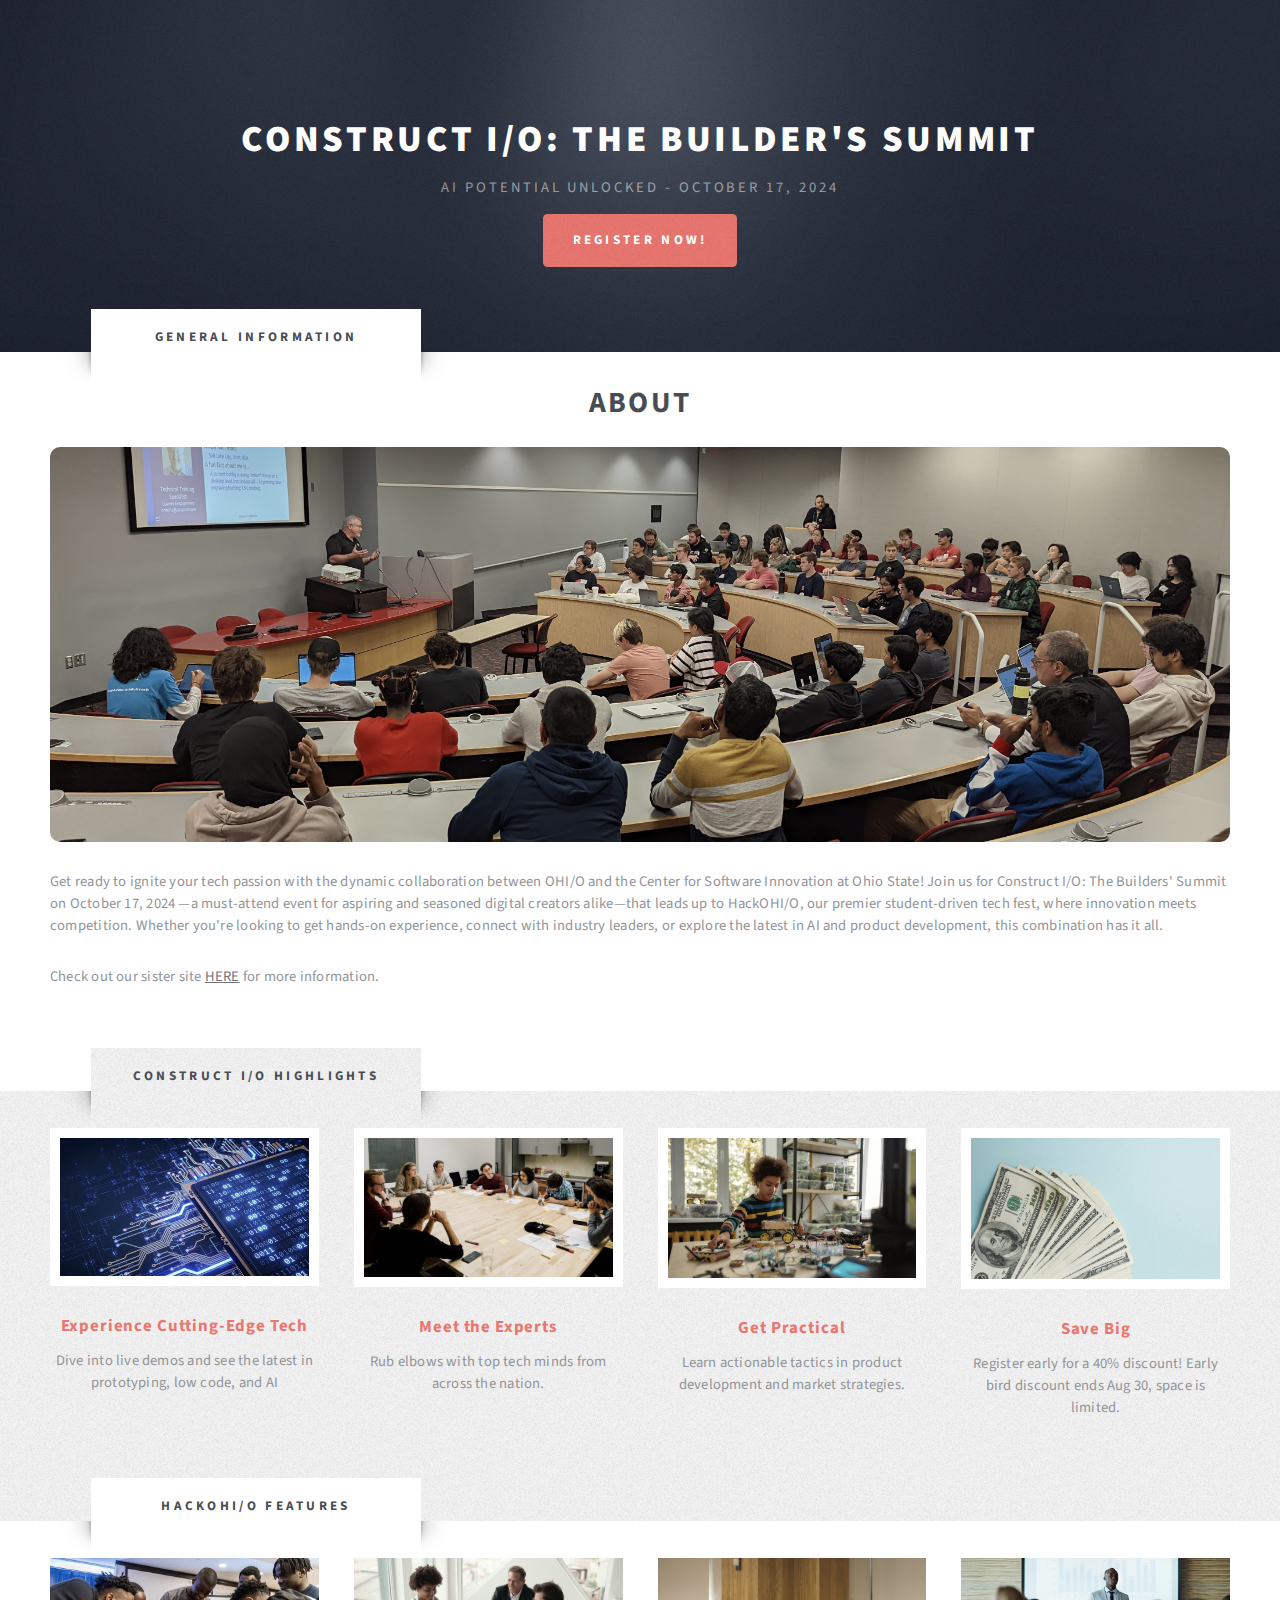
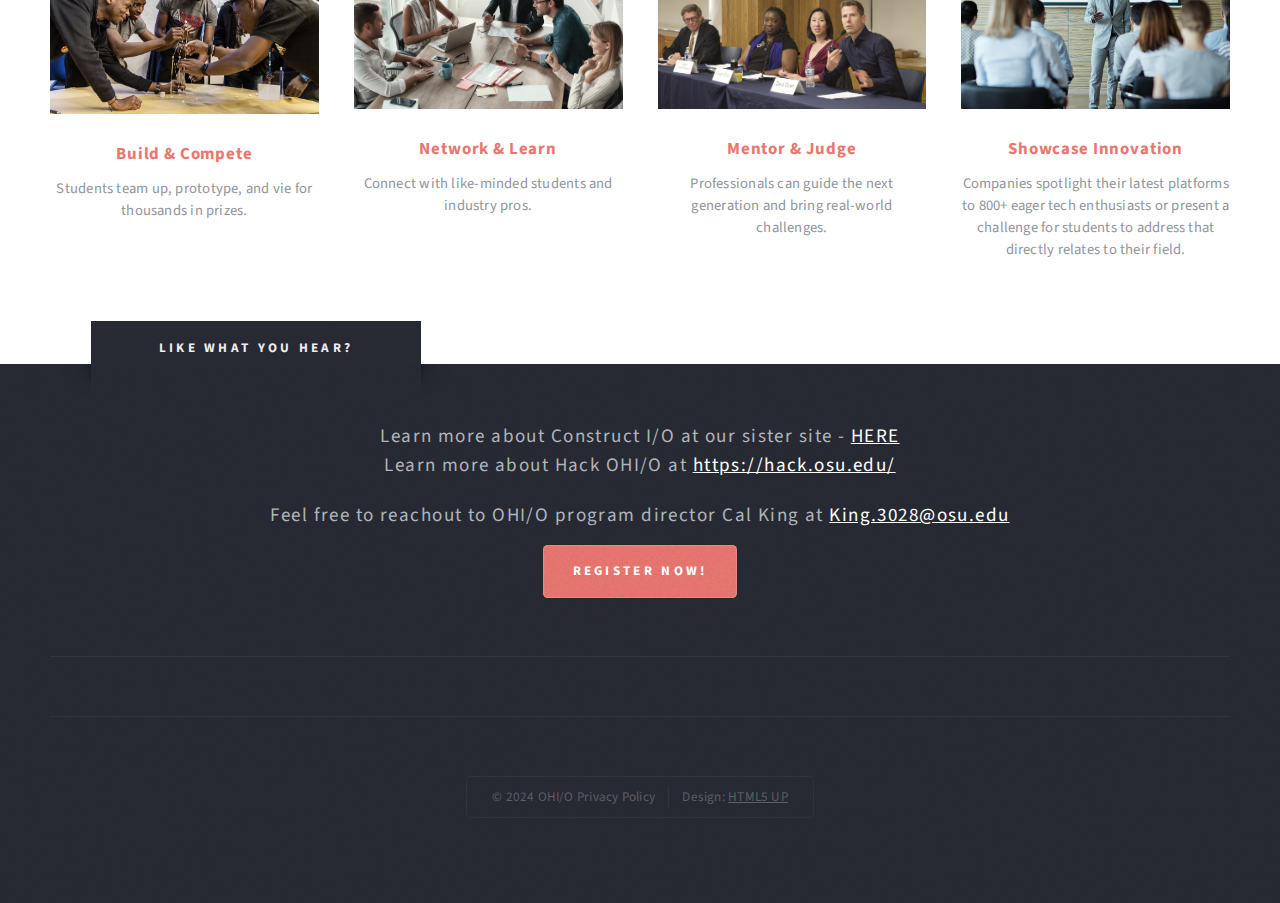
<file: index.html>
<!DOCTYPE HTML>
<!--
	Escape Velocity by HTML5 UP
	html5up.net | @ajlkn
	Free for personal and commercial use under the CCA 3.0 license (html5up.net/license)
-->
<html>
	<head>
		<title>Construct I/O - Ohio State</title>
		<meta charset="utf-8" />
		<meta name="viewport" content="width=device-width, initial-scale=1, user-scalable=no" />
		<link rel="stylesheet" href="assets/css/main.css" />
	</head>
	<body class="no-sidebar is-preload">
		<div id="page-wrapper">

			<!-- Header -->
				<section id="header" class="wrapper">

					<!-- Logo -->
						<div id="logo">
							<h1><a href="index.html">Construct I/O: The Builder's Summit</a></h1>
							<p>AI Potential Unlocked - October 17, 2024</p>
							<a href="https://web.cvent.com/event/abc08006-ebf7-4145-b63c-603fd6f165b4/register" class="button style1">Register Now!</a>
						</div>

					<!-- Nav -->
						<!-- <nav id="nav">
							<ul>
								<li><a href="index.html">Home</a></li>
								<li>
									<a href="#">Dropdown</a>
									<ul>
										<li><a href="#">Lorem ipsum</a></li>
										<li><a href="#">Magna veroeros</a></li>
										<li><a href="#">Etiam nisl</a></li>
										<li>
											<a href="#">Sed consequat</a>
											<ul>
												<li><a href="#">Lorem dolor</a></li>
												<li><a href="#">Amet consequat</a></li>
												<li><a href="#">Magna phasellus</a></li>
												<li><a href="#">Etiam nisl</a></li>
												<li><a href="#">Sed feugiat</a></li>
											</ul>
										</li>
										<li><a href="#">Nisl tempus</a></li>
									</ul>
								</li>
								<li><a href="left-sidebar.html">Left Sidebar</a></li>
								<li><a href="right-sidebar.html">Right Sidebar</a></li>
								<li class="current"><a href="no-sidebar.html">No Sidebar</a></li>
							</ul>
						</nav> -->

				</section>

			<!-- Main -->
				<div id="main" class="wrapper style2">
					<div class="title">General Information</div>
					<div class="container">

						<!-- Content -->
							<div id="content">
								<article class="box post">
									<header class="style1">
										<h2>ABOUT</h2>
										<!-- <p>Tempus feugiat veroeros sed nullam dolore</p> -->
									</header>
									<a href="#" class="image featured">
										<img class="info-img" src="images/event.JPG" alt="" />
									</a>
									<p>Get ready to ignite your tech passion with the dynamic collaboration between OHI/O and the Center for Software
										Innovation at Ohio State!
										Join us for Construct I/O: The Builders' Summit on October 17, 2024 —a must-attend event for aspiring and seasoned
										digital creators alike—that leads up to HackOHI/O, our premier student-driven tech fest, where innovation meets
										competition. Whether you're looking to get hands-on experience, connect with industry leaders, or explore the latest in AI and
										product development, this combination has it all.</p>
										<p>Check out our sister site <a href="https://cvent.me/qXeb2N">HERE</a> for more information.</p>
								</article>
							</div>

					</div>
				</div>

			<!-- Highlights -->
				<section id="highlights" class="wrapper style3">
					<div class="title">Construct I/O Highlights</div>
					<div class="container">
						<div class="row aln-center">
							<div class="col-3 col-12-medium">
								<section class="highlight">
									<div class="image featured"><img src="images/mini/cuttingedge.jpg" alt="" /></div>
									<h3>Experience Cutting-Edge Tech</h3>
									<p>Dive into live demos and see the latest in prototyping, low code, and AI</p>
									<!-- <ul class="actions">
										<li><a href="#" class="button style1">Learn More</a></li>
									</ul> -->
								</section>
							</div>
							<div class="col-3 col-12-medium">
								<section class="highlight">
									<div class="image featured"><img src="images/mini/experts.jpg" alt="" /></div>
									<h3>Meet the Experts</h3>
									<p>Rub elbows with top tech minds from across the nation.</p>
									<!-- <ul class="actions">
										<li><a href="#" class="button style1">Learn More</a></li>
									</ul> -->
								</section>
							</div>
							<div class="col-3 col-12-medium">
								<section class="highlight">
									<div class="image featured"><img src="images/mini/practical.jpg" alt="" /></div>
									<h3>Get Practical</h3>
									<p>Learn actionable tactics in product development and market strategies.</p>
									<!-- <ul class="actions">
										<li><a href="#" class="button style1">Learn More</a></li>
									</ul> -->
								</section>
							</div>
							<div class="col-3 col-12-medium">
								<section class="highlight">
									<div class="image featured"><img src="images/mini/save.jpg" alt="" /></div>
									<h3>Save Big</h3>
									<p>Register early for a 40% discount! Early bird discount ends Aug 30, space is limited.</p>
									<!-- <ul class="actions">
										<li><a href="#" class="button style1">Learn More</a></li>
									</ul> -->
								</section>
							</div>
						</div>
					</div>
				</section>
				<section id="highlights" class="wrapper style2">
					<div class="title">HackOHI/O Features</div>
					<div class="container">
						<div class="row aln-center">
							<div class="col-3 col-12-medium"> 
								<section class="highlight">
									<div class="image featured"><img src="images/mini/build.jpg" alt="" /></div>
									<h3>Build & Compete</h3>
									<p>Students team up, prototype, and vie for thousands in prizes.</p>
									<!-- <ul class="actions">
										<li><a href="#" class="button style1">Learn More</a></li>
									</ul> -->
								</section> 
							</div>
							<div class="col-3 col-12-medium">
								<section class="highlight">
									<div class="image featured"><img src="images/mini/discuss.avif" alt="" /></div>
									<h3>Network & Learn</h3>
									<p>Connect with like-minded students and industry pros.</p>
									<!-- <ul class="actions">
										<li><a href="#" class="button style1">Learn More</a></li>
									</ul> -->
								</section>
							</div>
							<div class="col-3 col-12-medium">
								<section class="highlight">
									<div class="image featured"><img src="images/mini/judges.jpeg" alt="" /></div>
									<h3>Mentor & Judge</h3>
									<p>Professionals can guide the next generation and bring real-world challenges.</p>
									<!-- <ul class="actions">
										<li><a href="#" class="button style1">Learn More</a></li>
									</ul> -->
								</section>
							</div>
							<div class="col-3 col-12-medium">
								<section class="highlight">
									<div class="image featured"><img src="images/mini/showcase.jpg" alt="" /></div>
									<h3>Showcase Innovation</h3>
									<p>Companies spotlight their latest platforms to 800+ eager tech enthusiasts or present a challenge for students to address that directly relates to their field.</p>
									<!-- <ul class="actions">
										<li><a href="#" class="button style1">Learn More</a></li>
									</ul> -->
								</section>
							</div>
						</div>
					</div>
				</section>

			<!-- Footer -->
				<section id="footer" class="wrapper">
					<div class="title">Like What You Hear?</div>
					<div class="container">
						<header class="style1">	
							<p>Learn more about Construct I/O at our sister site - <a href="https://cvent.me/qXeb2N">HERE</a>
								<br>
								Learn more about Hack OHI/O at <a href="https://hack.osu.edu">https://hack.osu.edu/</a></p>
							<p>Feel free to reachout to OHI/O program director Cal King at <a href="mailto:King.3028@osu.edu">King.3028@osu.edu</a></p>
							<a href="https://web.cvent.com/event/abc08006-ebf7-4145-b63c-603fd6f165b4/register" class="button style1">Register Now!</a>
						</header>
						
						<div id="copyright">
							<ul>
								<li>&copy; 2024 OHI/O Privacy Policy</li><li>Design: <a href="http://html5up.net">HTML5 UP</a></li>
							</ul>
						</div>
					</div>
				</section>

		</div>

		<!-- Scripts -->
			<script src="assets/js/jquery.min.js"></script>
			<script src="assets/js/jquery.dropotron.min.js"></script>
			<script src="assets/js/browser.min.js"></script>
			<script src="assets/js/breakpoints.min.js"></script>
			<script src="assets/js/util.js"></script>
			<script src="assets/js/main.js"></script>

	</body>
</html>
</file>
<file: assets/css/main.css>
@import url("fontawesome-all.min.css");
@import url("https://fonts.googleapis.com/css?family=Source+Sans+Pro:400,400italic,700,900");

/*
	Escape Velocity by HTML5 UP
	html5up.net | @ajlkn
	Free for personal and commercial use under the CCA 3.0 license (html5up.net/license)
*/

html, body, div, span, applet, object,
iframe, h1, h2, h3, h4, h5, h6, p, blockquote,
pre, a, abbr, acronym, address, big, cite,
code, del, dfn, em, img, ins, kbd, q, s, samp,
small, strike, strong, sub, sup, tt, var, b,
u, i, center, dl, dt, dd, ol, ul, li, fieldset,
form, label, legend, table, caption, tbody,
tfoot, thead, tr, th, td, article, aside,
canvas, details, embed, figure, figcaption,
footer, header, hgroup, menu, nav, output, ruby,
section, summary, time, mark, audio, video {
	margin: 0;
	padding: 0;
	border: 0;
	font-size: 100%;
	font: inherit;
	vertical-align: baseline;}

article, aside, details, figcaption, figure,
footer, header, hgroup, menu, nav, section {
	display: block;}

body {
	line-height: 1;
}

ol, ul {
	list-style: none;
}

blockquote, q {
	quotes: none;
}

	blockquote:before, blockquote:after, q:before, q:after {
		content: '';
		content: none;
	}

table {
	border-collapse: collapse;
	border-spacing: 0;
}

body {
	-webkit-text-size-adjust: none;
}

mark {
	background-color: transparent;
	color: inherit;
}

input::-moz-focus-inner {
	border: 0;
	padding: 0;
}

input, select, textarea {
	-moz-appearance: none;
	-webkit-appearance: none;
	-ms-appearance: none;
	appearance: none;
}

/* Basic */

	@-ms-viewport {
		width: device-width;
	}

	html {
		box-sizing: border-box;
	}

	*, *:before, *:after {
		box-sizing: inherit;
	}

	body.is-preload *, body.is-preload *:before, body.is-preload *:after {
		-moz-animation: none !important;
		-webkit-animation: none !important;
		-ms-animation: none !important;
		animation: none !important;
		-moz-transition: none !important;
		-webkit-transition: none !important;
		-ms-transition: none !important;
		transition: none !important;
	}

	body, input, textarea, select {
		font-family: 'Source Sans Pro', sans-serif;
		font-weight: 400;
		color: #919499;
		font-size: 14pt;
		line-height: 1.75em;
		letter-spacing: 0.025em;
	}

	h1, h2, h3, h4, h5, h6 {
		font-weight: 700;
		color: #484d55;
	}

		h1 a, h2 a, h3 a, h4 a, h5 a, h6 a {
			color: inherit;
			text-decoration: none;
		}

	a {
		-moz-transition: color .25s ease-in-out;
		-webkit-transition: color .25s ease-in-out;
		-ms-transition: color .25s ease-in-out;
		transition: color .25s ease-in-out;
		text-decoration: underline;
		color: #717479;
	}

		a:hover {
			text-decoration: none;
		}

	strong, b {
		font-weight: 700;
		color: #484d55;
	}

	blockquote {
		border-left: solid 0.5em #ddd;
		padding: 1em 0 1em 2em;
		font-style: italic;
	}

	em, i {
		font-style: italic;
	}

	hr {
		border: 0;
		border-top: solid 1px #ddd;
		margin: 2em 0 2em 0;
	}

	sub {
		position: relative;
		top: 0.5em;
		font-size: 0.8em;
	}

	sup {
		position: relative;
		top: -0.5em;
		font-size: 0.8em;
	}

	.nobr {
		white-space: nowrap;
	}

	br.clear {
		clear: both;
	}

	p, ul, ol, dl, table, blockquote, form {
		margin-bottom: 2em;
	}

/* Container */

	.container {
		margin: 0 auto;
		max-width: 100%;
		width: 68em;
	}

		@media screen and (max-width: 1680px) {

			.container {
				width: 70em;
			}

		}

		@media screen and (max-width: 1280px) {

			.container {
				width: calc(100% - 100px);
			}

		}

		@media screen and (max-width: 980px) {

			.container {
				width: calc(100% - 100px);
			}

		}

		@media screen and (max-width: 736px) {

			.container {
				width: calc(100% - 40px);
			}

		}

/* Row */

	.row {
		display: flex;
		flex-wrap: wrap;
		box-sizing: border-box;
		align-items: stretch;
	}

		.row > * {
			box-sizing: border-box;
		}

		.row.gtr-uniform > * > :last-child {
			margin-bottom: 0;
		}

		.row.aln-left {
			justify-content: flex-start;
		}

		.row.aln-center {
			justify-content: center;
		}

		.row.aln-right {
			justify-content: flex-end;
		}

		.row.aln-top {
			align-items: flex-start;
		}

		.row.aln-middle {
			align-items: center;
		}

		.row.aln-bottom {
			align-items: flex-end;
		}

		.row > .imp {
			order: -1;
		}

		.row > .col-1 {
			width: 8.33333%;
		}

		.row > .off-1 {
			margin-left: 8.33333%;
		}

		.row > .col-2 {
			width: 16.66667%;
		}

		.row > .off-2 {
			margin-left: 16.66667%;
		}

		.row > .col-3 {
			width: 25%;
		}

		.row > .off-3 {
			margin-left: 25%;
		}

		.row > .col-4 {
			width: 33.33333%;
		}

		.row > .off-4 {
			margin-left: 33.33333%;
		}

		.row > .col-5 {
			width: 41.66667%;
		}

		.row > .off-5 {
			margin-left: 41.66667%;
		}

		.row > .col-6 {
			width: 50%;
		}

		.row > .off-6 {
			margin-left: 50%;
		}

		.row > .col-7 {
			width: 58.33333%;
		}

		.row > .off-7 {
			margin-left: 58.33333%;
		}

		.row > .col-8 {
			width: 66.66667%;
		}

		.row > .off-8 {
			margin-left: 66.66667%;
		}

		.row > .col-9 {
			width: 75%;
		}

		.row > .off-9 {
			margin-left: 75%;
		}

		.row > .col-10 {
			width: 83.33333%;
		}

		.row > .off-10 {
			margin-left: 83.33333%;
		}

		.row > .col-11 {
			width: 91.66667%;
		}

		.row > .off-11 {
			margin-left: 91.66667%;
		}

		.row > .col-12 {
			width: 100%;
		}

		.row > .off-12 {
			margin-left: 100%;
		}

		.row.gtr-0 {
			margin-top: 0px;
			margin-left: 0px;
		}

			.row.gtr-0 > * {
				padding: 0px 0 0 0px;
			}

			.row.gtr-0.gtr-uniform {
				margin-top: 0px;
			}

				.row.gtr-0.gtr-uniform > * {
					padding-top: 0px;
				}

		.row.gtr-25 {
			margin-top: -12.5px;
			margin-left: -12.5px;
		}

			.row.gtr-25 > * {
				padding: 12.5px 0 0 12.5px;
			}

			.row.gtr-25.gtr-uniform {
				margin-top: -12.5px;
			}

				.row.gtr-25.gtr-uniform > * {
					padding-top: 12.5px;
				}

		.row.gtr-50 {
			margin-top: -25px;
			margin-left: -25px;
		}

			.row.gtr-50 > * {
				padding: 25px 0 0 25px;
			}

			.row.gtr-50.gtr-uniform {
				margin-top: -25px;
			}

				.row.gtr-50.gtr-uniform > * {
					padding-top: 25px;
				}

		.row {
			margin-top: -50px;
			margin-left: -50px;
		}

			.row > * {
				padding: 50px 0 0 50px;
			}

			.row.gtr-uniform {
				margin-top: -50px;
			}

				.row.gtr-uniform > * {
					padding-top: 50px;
				}

		.row.gtr-150 {
			margin-top: -75px;
			margin-left: -75px;
		}

			.row.gtr-150 > * {
				padding: 75px 0 0 75px;
			}

			.row.gtr-150.gtr-uniform {
				margin-top: -75px;
			}

				.row.gtr-150.gtr-uniform > * {
					padding-top: 75px;
				}

		.row.gtr-200 {
			margin-top: -100px;
			margin-left: -100px;
		}

			.row.gtr-200 > * {
				padding: 100px 0 0 100px;
			}

			.row.gtr-200.gtr-uniform {
				margin-top: -100px;
			}

				.row.gtr-200.gtr-uniform > * {
					padding-top: 100px;
				}

		@media screen and (max-width: 1680px) {

			.row {
				display: flex;
				flex-wrap: wrap;
				box-sizing: border-box;
				align-items: stretch;
			}

				.row > * {
					box-sizing: border-box;
				}

				.row.gtr-uniform > * > :last-child {
					margin-bottom: 0;
				}

				.row.aln-left {
					justify-content: flex-start;
				}

				.row.aln-center {
					justify-content: center;
				}

				.row.aln-right {
					justify-content: flex-end;
				}

				.row.aln-top {
					align-items: flex-start;
				}

				.row.aln-middle {
					align-items: center;
				}

				.row.aln-bottom {
					align-items: flex-end;
				}

				.row > .imp-xlarge {
					order: -1;
				}

				.row > .col-1-xlarge {
					width: 8.33333%;
				}

				.row > .off-1-xlarge {
					margin-left: 8.33333%;
				}

				.row > .col-2-xlarge {
					width: 16.66667%;
				}

				.row > .off-2-xlarge {
					margin-left: 16.66667%;
				}

				.row > .col-3-xlarge {
					width: 25%;
				}

				.row > .off-3-xlarge {
					margin-left: 25%;
				}

				.row > .col-4-xlarge {
					width: 33.33333%;
				}

				.row > .off-4-xlarge {
					margin-left: 33.33333%;
				}

				.row > .col-5-xlarge {
					width: 41.66667%;
				}

				.row > .off-5-xlarge {
					margin-left: 41.66667%;
				}

				.row > .col-6-xlarge {
					width: 50%;
				}

				.row > .off-6-xlarge {
					margin-left: 50%;
				}

				.row > .col-7-xlarge {
					width: 58.33333%;
				}

				.row > .off-7-xlarge {
					margin-left: 58.33333%;
				}

				.row > .col-8-xlarge {
					width: 66.66667%;
				}

				.row > .off-8-xlarge {
					margin-left: 66.66667%;
				}

				.row > .col-9-xlarge {
					width: 75%;
				}

				.row > .off-9-xlarge {
					margin-left: 75%;
				}

				.row > .col-10-xlarge {
					width: 83.33333%;
				}

				.row > .off-10-xlarge {
					margin-left: 83.33333%;
				}

				.row > .col-11-xlarge {
					width: 91.66667%;
				}

				.row > .off-11-xlarge {
					margin-left: 91.66667%;
				}

				.row > .col-12-xlarge {
					width: 100%;
				}

				.row > .off-12-xlarge {
					margin-left: 100%;
				}

				.row.gtr-0 {
					margin-top: 0px;
					margin-left: 0px;
				}

					.row.gtr-0 > * {
						padding: 0px 0 0 0px;
					}

					.row.gtr-0.gtr-uniform {
						margin-top: 0px;
					}

						.row.gtr-0.gtr-uniform > * {
							padding-top: 0px;
						}

				.row.gtr-25 {
					margin-top: -12.5px;
					margin-left: -12.5px;
				}

					.row.gtr-25 > * {
						padding: 12.5px 0 0 12.5px;
					}

					.row.gtr-25.gtr-uniform {
						margin-top: -12.5px;
					}

						.row.gtr-25.gtr-uniform > * {
							padding-top: 12.5px;
						}

				.row.gtr-50 {
					margin-top: -25px;
					margin-left: -25px;
				}

					.row.gtr-50 > * {
						padding: 25px 0 0 25px;
					}

					.row.gtr-50.gtr-uniform {
						margin-top: -25px;
					}

						.row.gtr-50.gtr-uniform > * {
							padding-top: 25px;
						}

				.row {
					margin-top: -50px;
					margin-left: -50px;
				}

					.row > * {
						padding: 50px 0 0 50px;
					}

					.row.gtr-uniform {
						margin-top: -50px;
					}

						.row.gtr-uniform > * {
							padding-top: 50px;
						}

				.row.gtr-150 {
					margin-top: -75px;
					margin-left: -75px;
				}

					.row.gtr-150 > * {
						padding: 75px 0 0 75px;
					}

					.row.gtr-150.gtr-uniform {
						margin-top: -75px;
					}

						.row.gtr-150.gtr-uniform > * {
							padding-top: 75px;
						}

				.row.gtr-200 {
					margin-top: -100px;
					margin-left: -100px;
				}

					.row.gtr-200 > * {
						padding: 100px 0 0 100px;
					}

					.row.gtr-200.gtr-uniform {
						margin-top: -100px;
					}

						.row.gtr-200.gtr-uniform > * {
							padding-top: 100px;
						}

		}

		@media screen and (max-width: 1280px) {

			.row {
				display: flex;
				flex-wrap: wrap;
				box-sizing: border-box;
				align-items: stretch;
			}

				.row > * {
					box-sizing: border-box;
				}

				.row.gtr-uniform > * > :last-child {
					margin-bottom: 0;
				}

				.row.aln-left {
					justify-content: flex-start;
				}

				.row.aln-center {
					justify-content: center;
				}

				.row.aln-right {
					justify-content: flex-end;
				}

				.row.aln-top {
					align-items: flex-start;
				}

				.row.aln-middle {
					align-items: center;
				}

				.row.aln-bottom {
					align-items: flex-end;
				}

				.row > .imp-large {
					order: -1;
				}

				.row > .col-1-large {
					width: 8.33333%;
				}

				.row > .off-1-large {
					margin-left: 8.33333%;
				}

				.row > .col-2-large {
					width: 16.66667%;
				}

				.row > .off-2-large {
					margin-left: 16.66667%;
				}

				.row > .col-3-large {
					width: 25%;
				}

				.row > .off-3-large {
					margin-left: 25%;
				}

				.row > .col-4-large {
					width: 33.33333%;
				}

				.row > .off-4-large {
					margin-left: 33.33333%;
				}

				.row > .col-5-large {
					width: 41.66667%;
				}

				.row > .off-5-large {
					margin-left: 41.66667%;
				}

				.row > .col-6-large {
					width: 50%;
				}

				.row > .off-6-large {
					margin-left: 50%;
				}

				.row > .col-7-large {
					width: 58.33333%;
				}

				.row > .off-7-large {
					margin-left: 58.33333%;
				}

				.row > .col-8-large {
					width: 66.66667%;
				}

				.row > .off-8-large {
					margin-left: 66.66667%;
				}

				.row > .col-9-large {
					width: 75%;
				}

				.row > .off-9-large {
					margin-left: 75%;
				}

				.row > .col-10-large {
					width: 83.33333%;
				}

				.row > .off-10-large {
					margin-left: 83.33333%;
				}

				.row > .col-11-large {
					width: 91.66667%;
				}

				.row > .off-11-large {
					margin-left: 91.66667%;
				}

				.row > .col-12-large {
					width: 100%;
				}

				.row > .off-12-large {
					margin-left: 100%;
				}

				.row.gtr-0 {
					margin-top: 0px;
					margin-left: 0px;
				}

					.row.gtr-0 > * {
						padding: 0px 0 0 0px;
					}

					.row.gtr-0.gtr-uniform {
						margin-top: 0px;
					}

						.row.gtr-0.gtr-uniform > * {
							padding-top: 0px;
						}

				.row.gtr-25 {
					margin-top: -8.75px;
					margin-left: -8.75px;
				}

					.row.gtr-25 > * {
						padding: 8.75px 0 0 8.75px;
					}

					.row.gtr-25.gtr-uniform {
						margin-top: -8.75px;
					}

						.row.gtr-25.gtr-uniform > * {
							padding-top: 8.75px;
						}

				.row.gtr-50 {
					margin-top: -17.5px;
					margin-left: -17.5px;
				}

					.row.gtr-50 > * {
						padding: 17.5px 0 0 17.5px;
					}

					.row.gtr-50.gtr-uniform {
						margin-top: -17.5px;
					}

						.row.gtr-50.gtr-uniform > * {
							padding-top: 17.5px;
						}

				.row {
					margin-top: -35px;
					margin-left: -35px;
				}

					.row > * {
						padding: 35px 0 0 35px;
					}

					.row.gtr-uniform {
						margin-top: -35px;
					}

						.row.gtr-uniform > * {
							padding-top: 35px;
						}

				.row.gtr-150 {
					margin-top: -52.5px;
					margin-left: -52.5px;
				}

					.row.gtr-150 > * {
						padding: 52.5px 0 0 52.5px;
					}

					.row.gtr-150.gtr-uniform {
						margin-top: -52.5px;
					}

						.row.gtr-150.gtr-uniform > * {
							padding-top: 52.5px;
						}

				.row.gtr-200 {
					margin-top: -70px;
					margin-left: -70px;
				}

					.row.gtr-200 > * {
						padding: 70px 0 0 70px;
					}

					.row.gtr-200.gtr-uniform {
						margin-top: -70px;
					}

						.row.gtr-200.gtr-uniform > * {
							padding-top: 70px;
						}

		}

		@media screen and (max-width: 980px) {

			.row {
				display: flex;
				flex-wrap: wrap;
				box-sizing: border-box;
				align-items: stretch;
			}

				.row > * {
					box-sizing: border-box;
				}

				.row.gtr-uniform > * > :last-child {
					margin-bottom: 0;
				}

				.row.aln-left {
					justify-content: flex-start;
				}

				.row.aln-center {
					justify-content: center;
				}

				.row.aln-right {
					justify-content: flex-end;
				}

				.row.aln-top {
					align-items: flex-start;
				}

				.row.aln-middle {
					align-items: center;
				}

				.row.aln-bottom {
					align-items: flex-end;
				}

				.row > .imp-medium {
					order: -1;
				}

				.row > .col-1-medium {
					width: 8.33333%;
				}

				.row > .off-1-medium {
					margin-left: 8.33333%;
				}

				.row > .col-2-medium {
					width: 16.66667%;
				}

				.row > .off-2-medium {
					margin-left: 16.66667%;
				}

				.row > .col-3-medium {
					width: 25%;
				}

				.row > .off-3-medium {
					margin-left: 25%;
				}

				.row > .col-4-medium {
					width: 33.33333%;
				}

				.row > .off-4-medium {
					margin-left: 33.33333%;
				}

				.row > .col-5-medium {
					width: 41.66667%;
				}

				.row > .off-5-medium {
					margin-left: 41.66667%;
				}

				.row > .col-6-medium {
					width: 50%;
				}

				.row > .off-6-medium {
					margin-left: 50%;
				}

				.row > .col-7-medium {
					width: 58.33333%;
				}

				.row > .off-7-medium {
					margin-left: 58.33333%;
				}

				.row > .col-8-medium {
					width: 66.66667%;
				}

				.row > .off-8-medium {
					margin-left: 66.66667%;
				}

				.row > .col-9-medium {
					width: 75%;
				}

				.row > .off-9-medium {
					margin-left: 75%;
				}

				.row > .col-10-medium {
					width: 83.33333%;
				}

				.row > .off-10-medium {
					margin-left: 83.33333%;
				}

				.row > .col-11-medium {
					width: 91.66667%;
				}

				.row > .off-11-medium {
					margin-left: 91.66667%;
				}

				.row > .col-12-medium {
					width: 50%;
				}

				.row > .off-12-medium {
					margin-left: 100%;
				}

				.row.gtr-0 {
					margin-top: 0px;
					margin-left: 0px;
				}

					.row.gtr-0 > * {
						padding: 0px 0 0 0px;
					}

					.row.gtr-0.gtr-uniform {
						margin-top: 0px;
					}

						.row.gtr-0.gtr-uniform > * {
							padding-top: 0px;
						}

				.row.gtr-25 {
					margin-top: -12.5px;
					margin-left: -12.5px;
				}

					.row.gtr-25 > * {
						padding: 12.5px 0 0 12.5px;
					}

					.row.gtr-25.gtr-uniform {
						margin-top: -12.5px;
					}

						.row.gtr-25.gtr-uniform > * {
							padding-top: 12.5px;
						}

				.row.gtr-50 {
					margin-top: -25px;
					margin-left: -25px;
				}

					.row.gtr-50 > * {
						padding: 25px 0 0 25px;
					}

					.row.gtr-50.gtr-uniform {
						margin-top: -25px;
					}

						.row.gtr-50.gtr-uniform > * {
							padding-top: 25px;
						}

				.row {
					margin-top: -50px;
					margin-left: -50px;
				}

					.row > * {
						padding: 50px 0 0 50px;
					}

					.row.gtr-uniform {
						margin-top: -50px;
					}

						.row.gtr-uniform > * {
							padding-top: 50px;
						}

				.row.gtr-150 {
					margin-top: -75px;
					margin-left: -75px;
				}

					.row.gtr-150 > * {
						padding: 75px 0 0 75px;
					}

					.row.gtr-150.gtr-uniform {
						margin-top: -75px;
					}

						.row.gtr-150.gtr-uniform > * {
							padding-top: 75px;
						}

				.row.gtr-200 {
					margin-top: -100px;
					margin-left: -100px;
				}

					.row.gtr-200 > * {
						padding: 100px 0 0 100px;
					}

					.row.gtr-200.gtr-uniform {
						margin-top: -100px;
					}

						.row.gtr-200.gtr-uniform > * {
							padding-top: 100px;
						}

		}

		@media screen and (max-width: 736px) {

			.row {
				display: flex;
				flex-wrap: wrap;
				box-sizing: border-box;
				align-items: stretch;
			}

				.row > * {
					box-sizing: border-box;
				}

				.row.gtr-uniform > * > :last-child {
					margin-bottom: 0;
				}

				.row.aln-left {
					justify-content: flex-start;
				}

				.row.aln-center {
					justify-content: center;
				}

				.row.aln-right {
					justify-content: flex-end;
				}

				.row.aln-top {
					align-items: flex-start;
				}

				.row.aln-middle {
					align-items: center;
				}

				.row.aln-bottom {
					align-items: flex-end;
				}

				.row > .imp-small {
					order: -1;
				}

				.row > .col-1-small {
					width: 8.33333%;
				}

				.row > .off-1-small {
					margin-left: 8.33333%;
				}

				.row > .col-2-small {
					width: 16.66667%;
				}

				.row > .off-2-small {
					margin-left: 16.66667%;
				}

				.row > .col-3-small {
					width: 25%;
				}

				.row > .off-3-small {
					margin-left: 25%;
				}

				.row > .col-4-small {
					width: 33.33333%;
				}

				.row > .off-4-small {
					margin-left: 33.33333%;
				}

				.row > .col-5-small {
					width: 41.66667%;
				}

				.row > .off-5-small {
					margin-left: 41.66667%;
				}

				.row > .col-6-small {
					width: 50%;
				}

				.row > .off-6-small {
					margin-left: 50%;
				}

				.row > .col-7-small {
					width: 58.33333%;
				}

				.row > .off-7-small {
					margin-left: 58.33333%;
				}

				.row > .col-8-small {
					width: 66.66667%;
				}

				.row > .off-8-small {
					margin-left: 66.66667%;
				}

				.row > .col-9-small {
					width: 75%;
				}

				.row > .off-9-small {
					margin-left: 75%;
				}

				.row > .col-10-small {
					width: 83.33333%;
				}

				.row > .off-10-small {
					margin-left: 83.33333%;
				}

				.row > .col-11-small {
					width: 91.66667%;
				}

				.row > .off-11-small {
					margin-left: 91.66667%;
				}

				.row > .col-12-small {
					width: 100%;
				}

				.row > .off-12-small {
					margin-left: 100%;
				}

				.row.gtr-0 {
					margin-top: 0px;
					margin-left: 0px;
				}

					.row.gtr-0 > * {
						padding: 0px 0 0 0px;
					}

					.row.gtr-0.gtr-uniform {
						margin-top: 0px;
					}

						.row.gtr-0.gtr-uniform > * {
							padding-top: 0px;
						}

				.row.gtr-25 {
					margin-top: -7.5px;
					margin-left: -7.5px;
				}

					.row.gtr-25 > * {
						padding: 7.5px 0 0 7.5px;
					}

					.row.gtr-25.gtr-uniform {
						margin-top: -7.5px;
					}

						.row.gtr-25.gtr-uniform > * {
							padding-top: 7.5px;
						}

				.row.gtr-50 {
					margin-top: -15px;
					margin-left: -15px;
				}

					.row.gtr-50 > * {
						padding: 15px 0 0 15px;
					}

					.row.gtr-50.gtr-uniform {
						margin-top: -15px;
					}

						.row.gtr-50.gtr-uniform > * {
							padding-top: 15px;
						}

				.row {
					margin-top: -30px;
					margin-left: -30px;
				}

					.row > * {
						padding: 30px 0 0 30px;
					}

					.row.gtr-uniform {
						margin-top: -30px;
					}

						.row.gtr-uniform > * {
							padding-top: 30px;
						}

				.row.gtr-150 {
					margin-top: -45px;
					margin-left: -45px;
				}

					.row.gtr-150 > * {
						padding: 45px 0 0 45px;
					}

					.row.gtr-150.gtr-uniform {
						margin-top: -45px;
					}

						.row.gtr-150.gtr-uniform > * {
							padding-top: 45px;
						}

				.row.gtr-200 {
					margin-top: -60px;
					margin-left: -60px;
				}

					.row.gtr-200 > * {
						padding: 60px 0 0 60px;
					}

					.row.gtr-200.gtr-uniform {
						margin-top: -60px;
					}

						.row.gtr-200.gtr-uniform > * {
							padding-top: 60px;
						}

		}

/* Section/Article */

	section,
	article {
		margin: 0 0 4em 0;
	}

	section > :last-child,
	article > :last-child,
	section:last-child,
	article:last-child {
		margin-bottom: 0;
	}

	header.style1 {
		text-align: center;
		
	}

		header.style1 h2 {
			font-weight: 700;
			font-size: 2em;
			letter-spacing: 0.075em;
			line-height: 1.5em;
		}

		header.style1 p {
			color: #b1b4b9;
			display: block;
			margin: 1.15em 0 0 0;
			font-size: 1.3em;
			letter-spacing: 0.075em;
			line-height: 1.5em;
		}

/* Table */

	table {
		width: 100%;
	}

		table.default {
			width: 100%;
		}

			table.default tbody tr:nth-child(2n+2) {
				background: #f4f4f4;
			}

			table.default td {
				padding: 0.5em 1em 0.5em 1em;
			}

			table.default th {
				text-align: left;
				font-weight: 400;
				padding: 0.5em 1em 0.5em 1em;
			}

			table.default thead {
				background: #484d55;
				color: #fff;
			}

			table.default tfoot {
				background: #eee;
			}

/* Form */

	form label {
		display: block;
		font-weight: 700;
		color: #484d55;
		margin: 0.25em 0 0.5em 0;
	}

	form input[type="text"],
	form input[type="email"],
	form input[type="password"],
	form select,
	form textarea {
		-moz-transition: all .25s ease-in-out;
		-webkit-transition: all .25s ease-in-out;
		-ms-transition: all .25s ease-in-out;
		transition: all .25s ease-in-out;
		-webkit-appearance: none;
		display: block;
		border: 0;
		background: #eee;
		box-shadow: inset 0px 0px 1px 0px #a0a1a7;
		border-radius: 0.35em;
		width: 100%;
		padding: 0.75em 1em 0.75em 1em;
	}

		form input[type="text"]:focus,
		form input[type="email"]:focus,
		form input[type="password"]:focus,
		form select:focus,
		form textarea:focus {
			background: #f8f8f8;
		}

	form input[type="text"],
	form input[type="email"]
	input[type="password"] {
		line-height: 1em;
	}

	form select {
		line-height: 1em;
	}

	form textarea {
		min-height: 8em;
	}

	form ul.actions {
		margin-top: 0;
	}

	form ::-webkit-input-placeholder {
		color: #555 !important;
		font-style: italic;
		line-height: 1.35em;
	}

	form :-moz-placeholder {
		color: #555 !important;
		font-style: italic;
	}

	form ::-moz-placeholder {
		color: #555 !important;
		font-style: italic;
	}

	form :-ms-input-placeholder {
		color: #555 !important;
		font-style: italic;
	}

	form ::-moz-focus-inner {
		border: 0;
	}

/* Image */

	.image {
		display: inline-block;
	}

		.image img {
			display: block;
			width: 100%;
			filter: grayscale(30%);
			
		}
		.info-img {
			border-radius: 10px;
			filter: grayscale(30%);
		}
		.image.fit {
			display: block;
			width: 100%;
		}

		.image.left {
			float: left;
			margin: 0 2em 2em 0;
		}

		.image.centered {
			display: block;
			margin: 0 0 2em 0;
		}

			.image.centered img {
				margin: 0 auto;
				width: auto;
			}

		.image.featured {
			display: block;
			width: 100%;
			margin: 0 0 2em 0;
			
		}

/* Button */

	input[type="button"],
	input[type="submit"],
	input[type="reset"],
	button,
	.button {
		-moz-transition: all .25s ease-in-out;
		-webkit-transition: all .25s ease-in-out;
		-ms-transition: all .25s ease-in-out;
		transition: all .25s ease-in-out;
		display: inline-block;
		background: #444;
		text-align: center;
		text-transform: uppercase;
		font-weight: 700;
		letter-spacing: 0.25em;
		text-decoration: none;
		border-radius: 0.35em;
		border: 0;
		outline: 0;
		cursor: pointer;
		padding: 0 2.25em 0 2.25em;
		font-size: 0.9em;
		min-width: 12em;
		height: 4em;
		line-height: 4em;
		margin-top: 15px;
	}

		input[type="button"]:hover,
		input[type="submit"]:hover,
		input[type="reset"]:hover,
		button:hover,
		.button:hover {
			background-color: #f98780;
		}

		input[type="button"].large,
		input[type="submit"].large,
		input[type="reset"].large,
		button.large,
		.button.large {
			font-size: 1em;
			min-width: 14em;
		}

		input[type="button"].style1,
		input[type="submit"].style1,
		input[type="reset"].style1,
		button.style1,
		.button.style1 {
			background: #e97770 url("images/overlay.png");
			color: #fff;
		}

			input[type="button"].style1:hover,
			input[type="submit"].style1:hover,
			input[type="reset"].style1:hover,
			button.style1:hover,
			.button.style1:hover {
				background-color: #f98780;
			}

			input[type="button"].style1:active,
			input[type="submit"].style1:active,
			input[type="reset"].style1:active,
			button.style1:active,
			.button.style1:active {
				background-color: #d96760;
			}

		input[type="button"].style2,
		input[type="submit"].style2,
		input[type="reset"].style2,
		button.style2,
		.button.style2 {
			background: none;
			color: #606167;
			box-shadow: inset 0px 0px 2px 0px #a0a1a7;
		}

			input[type="button"].style2:hover,
			input[type="submit"].style2:hover,
			input[type="reset"].style2:hover,
			button.style2:hover,
			.button.style2:hover {
				box-shadow: inset 0px 0px 2px 0px #606167;
			}

			input[type="button"].style2:active,
			input[type="submit"].style2:active,
			input[type="reset"].style2:active,
			button.style2:active,
			.button.style2:active {
				box-shadow: inset 0px 0px 2px 0px #202127;
			}

		input[type="button"].style3,
		input[type="submit"].style3,
		input[type="reset"].style3,
		button.style3,
		.button.style3 {
			background: #2f333b url("images/overlay.png");
			color: #fff;
		}

			input[type="button"].style3:hover,
			input[type="submit"].style3:hover,
			input[type="reset"].style3:hover,
			button.style3:hover,
			.button.style3:hover {
				background-color: #3f434b;
			}

			input[type="button"].style3:active,
			input[type="submit"].style3:active,
			input[type="reset"].style3:active,
			button.style3:active,
			.button.style3:active {
				background-color: #1f232b;
			}

/* List */

	ul {
		list-style: disc;
		padding-left: 1em;
	}

		ul li {
			padding-left: 0.5em;
		}

		ul.style2 {
			list-style: none;
			padding-left: 0;
		}

			ul.style2 li {
				border-top: solid 1px #eee;
				padding: 1.5em 0 0 0;
				margin: 1.5em 0 0 0;
			}

				ul.style2 li:first-child {
					border-top: 0;
					padding-top: 0;
					margin-top: 0;
				}

		ul.style3 {
			list-style: none;
			padding-left: 0;
		}

			ul.style3 li {
				border-top: solid 1px #eee;
				padding: 0.5em 0 0 0;
				margin: 0.5em 0 0 0;
			}

				ul.style3 li:first-child {
					border-top: 0;
					padding-top: 0;
					margin-top: 0;
				}

	ol {
		list-style: decimal;
		padding-left: 1.25em;
	}

		ol li {
			padding-left: 0.25em;
		}

/* Actions */

	ul.actions {
		list-style: none;
		padding-left: 0;
		margin: 3em 0 0 0;
	}

		ul.actions li {
			display: inline-block;
			margin: 0 0.75em 0 0.75em;
			padding-left: 0;
		}

			ul.actions li:first-child {
				margin-left: 0;
			}

			ul.actions li:last-child {
				margin-right: 0;
			}

		ul.actions.special {
			text-align: center;
		}

/* Feature List */

	.feature-list {
		max-width: 58em;
		margin-left: auto;
		margin-right: auto;
		position: relative;
		top: 0.75em;
	}

		.feature-list section {
			border-top: solid 1px #eee;
			padding-top: 3em;
			padding-left: 5em;
			position: relative;
		}

		@media screen and (min-width: 981px) {

			.feature-list > .row > :nth-child(-n + 2) > section {
				border-top: 0;
				padding-top: 0;
			}

		}

		.feature-list h3 {
			color: #e97770 !important;
			margin: -0.35em 0 0.75em 0;
			font-size: 1.15em;
			letter-spacing: 0.05em;
		}

			.feature-list h3:before {
				display: block;
				color: #fff;
				background: #2f333b url("images/overlay.png");
				border-radius: 2.5em;
				text-align: center;
				width: 2.5em;
				height: 2.5em;
				line-height: 2.5em;
				margin-right: 0.75em;
				position: absolute;
				left: 0;
				margin-top: -0.5em;
			}

		.feature-list.small section {
			padding-left: 3.5em;
		}

		.feature-list.small h3:before {
			font-size: 0.8em;
		}

/* Icons */

	.icon {
		text-decoration: none;
		text-decoration: none;
	}

		.icon:before {
			-moz-osx-font-smoothing: grayscale;
			-webkit-font-smoothing: antialiased;
			display: inline-block;
			font-style: normal;
			font-variant: normal;
			text-rendering: auto;
			line-height: 1;
			text-transform: none !important;
			font-family: 'Font Awesome 5 Free';
			font-weight: 400;
		}

		.icon:before {
			line-height: inherit;
			font-size: 1.25em;
		}

		.icon > .label {
			display: none;
		}

		.icon.solid:before {
			font-weight: 900;
		}

		.icon.brands:before {
			font-family: 'Font Awesome 5 Brands';
		}

/* Box */

	.box header {
		margin: 0 0 1.5em 0;
	}

		.box header.style1 {
			position: relative;
			margin: -0.5em 0 0 0;
			padding-top: 0;
		}

	.box h2 {
		margin: 0 0 0.75em 0;
		font-size: 1.15em;
		letter-spacing: 0.05em;
	}

	.box h3 {
		margin: 0 0 0.5em 0;
		font-size: 1em;
		font-weight: 600;
		letter-spacing: 0.05em;
	}

	.box.post-excerpt .image.left {
		position: relative;
		top: 0.5em;
		width: 5em;
	}

	.box.post-excerpt h3, .box.post-excerpt p {
		margin-left: 7em;
	}

/* Wrapper */

	.wrapper {
		position: relative;
		padding: 3em 0 9em 0;
	}

		.wrapper .title {
			position: absolute;
			top: 0;
			left: 20%;
			text-align: center;
			text-transform: uppercase;
			display: block;
			font-weight: 700;
			letter-spacing: 0.25em;
			font-size: 0.9em;
			width: 25em;
			height: 3.25em;
			top: -3.25em;
			line-height: 3.25em;
			margin-bottom: -3.25em;
			margin-left: -12.5em;
			padding-top: 0.5em;
		}

			.wrapper .title:before {
				content: '';
				position: absolute;
				bottom: -38px;
				left: -35px;
				width: 35px;
				height: 38px;
				background: url("images/shadow.png");
			}

			.wrapper .title:after {
				-moz-transform: scaleX(-1);
				-webkit-transform: scaleX(-1);
				-ms-transform: scaleX(-1);
				transform: scaleX(-1);
				content: '';
				position: absolute;
				bottom: -38px;
				right: -35px;
				width: 35px;
				height: 38px;
				background: url("images/shadow.png");
			}

		.wrapper.style1 {
			background: #e97770 url("images/overlay.png");
			color: #eee;
			color: rgba(255, 255, 255, 0.75);
		}

			.wrapper.style1 .title {
				background: #e97770 url("images/overlay.png");
				color: #fff;
			}

			.wrapper.style1 h1, .wrapper.style1 h2, .wrapper.style1 h3, .wrapper.style1 h4, .wrapper.style1 h5, .wrapper.style1 h6, .wrapper.style1 strong, .wrapper.style1 b, .wrapper.style1 a {
				color: #fff;
			}

		.wrapper.style2 {
			background: #fff;
		}

			.wrapper.style2 .title {
				background: #fff;
				color: #484d55;
			}

		.wrapper.style3 {
			background: #f3f3f3 url("images/overlay.png");
		}

			.wrapper.style3 .title {
				background: #f3f3f3 url("images/overlay.png");
				color: #484d55;
			}

			.wrapper.style3 .image {
				border: solid 10px #fff;
			}

/* Page Wrapper */

	#page-wrapper > section {
		margin-bottom: 0;
	}

/* Header */

	#header {
		display: -moz-flex;
		display: -webkit-flex;
		display: -ms-flex;
		display: flex;
		-moz-align-items: center;
		-webkit-align-items: center;
		-ms-align-items: center;
		align-items: center;
		-moz-justify-content: center;
		-webkit-justify-content: center;
		-ms-justify-content: center;
		justify-content: center;
		position: relative;
		height: 24em;
		background: url("../../images/banner.jpg") center center;
		background-size: cover;
		padding: 0;
	}

		#header:before {
			content: '';
			position: absolute;
			top: 0;
			left: 0;
			width: 100%;
			height: 100%;
			background: url("images/overlay.png");
		}

		.homepage #header {
			height: 35em;
		}

/* Logo */

	#logo {
		width: 100%;
		text-align: center;
		position: relative;
		top: 1.5em;
	}

		#logo h1 {
			font-weight: 900;
			text-transform: uppercase;
			color: #fff;
			font-size: 2.5em;
			letter-spacing: 0.1em;
			line-height: 1em;
		}

		#logo p {
			color: #eee;
			color: rgba(255, 255, 255, 0.5);
			text-transform: uppercase;
			margin: 1.25em 0 0 0;
			display: block;
			letter-spacing: 0.2em;
			font-size: 1em;
		}

/* Nav */

	#nav {
		position: absolute;
		display: block;
		top: 2.5em;
		left: 0;
		width: 100%;
		text-align: center;
	}

		#nav > ul {
			display: inline-block;
			border-radius: 0.35em;
			box-shadow: inset 0px 0px 1px 1px rgba(255, 255, 255, 0.25);
			padding: 0 1.5em 0 1.5em;
		}

			#nav > ul > li {
				display: inline-block;
				text-align: center;
				padding: 0 1.5em 0 1.5em;
			}

				#nav > ul > li > ul {
					display: none;
				}

				#nav > ul > li > a, #nav > ul > li > span {
					display: block;
					color: #eee;
					color: rgba(255, 255, 255, 0.75);
					text-transform: uppercase;
					text-decoration: none;
					font-size: 0.7em;
					letter-spacing: 0.25em;
					height: 5em;
					line-height: 5em;
					-moz-transition: all .25s ease-in-out;
					-webkit-transition: all .25s ease-in-out;
					-o-transition: all .25s ease-in-out;
					-ms-transition: all .25s ease-in-out;
					transition: all .25s ease-in-out;
					outline: 0;
				}

				#nav > ul > li:hover > a {
					color: #fff;
				}

				#nav > ul > li.active > a, #nav > ul > li.active > span {
					color: #fff;
				}

	.dropotron {
		background: #222835 url("images/overlay.png");
		background-color: rgba(44, 50, 63, 0.925);
		padding: 1.25em 1em 1.25em 1em;
		border-radius: 0.35em;
		box-shadow: inset 0px 0px 1px 1px rgba(255, 255, 255, 0.25);
		min-width: 12em;
		text-align: left;
		margin-top: -1.25em;
		margin-left: -1px;
		list-style: none;
	}

		.dropotron.level-0 {
			margin-top: -1px;
			margin-left: 0;
			border-top-left-radius: 0;
			border-top-right-radius: 0;
		}

		.dropotron a, .dropotron span {
			-moz-transition: all .25s ease-in-out;
			-webkit-transition: all .25s ease-in-out;
			-ms-transition: all .25s ease-in-out;
			transition: all .25s ease-in-out;
			display: block;
			color: #eee;
			color: rgba(255, 255, 255, 0.75);
			text-transform: uppercase;
			text-decoration: none;
			font-size: 0.7em;
			letter-spacing: 0.25em;
			border-top: solid 1px rgba(255, 255, 255, 0.15);
			line-height: 3em;
		}

		.dropotron li {
			padding-left: 0;
		}

			.dropotron li:first-child a, .dropotron li:first-child span {
				border-top: 0;
			}

			.dropotron li:hover > a, .dropotron li:hover > span {
				color: #fff;
			}

/* Intro */

	#intro {
		padding-bottom: 8em;
		text-align: center;
	}

		#intro p.style1 {
			font-size: 1.5em;
			letter-spacing: 0.075em;
		}

		#intro p.style2 {
			font-weight: 700;
			color: #fff;
			border-radius: 0.35em;
			box-shadow: inset 0px 0px 1px 1px rgba(255, 255, 255, 0.25);
			font-size: 2.75em;
			letter-spacing: 0.075em;
			line-height: 1.35em;
			padding: 1em 0 1em 0;
			margin-bottom: 1em;
		}

			#intro p.style2 a {
				color: inherit;
				text-decoration: none;
			}

		#intro p.style3 {
			font-size: 1.1em;
			width: 48em;
			margin: 0 auto;
		}

/* Features */

	#features header.style1 {
		padding-bottom: 5em;
	}

	#features ul.actions {
		margin-top: 5em;
	}

/* Highlights */

	#highlights .highlight {
		text-align: center;
	}

		#highlights .highlight h3 {
			color: #e97770;
			margin: 0 0 0.75em 0;
			font-size: 1.15em;
			letter-spacing: 0.05em;
		}

/* Main */

/* Footer */

	#footer {
		background: #282b34 url("images/overlay.png");
		color: #eee;
		color: rgba(255, 255, 255, 0.5);
		padding-bottom: 6em;
	}

		#footer h1, #footer h2, #footer h3, #footer h4, #footer h5, #footer h6, #footer strong, #footer b, #footer a {
			color: #fff;
		}

		#footer hr {
			border-top-color: #333;
			border-top-color: rgba(255, 255, 255, 0.05);
		}

		#footer form input[type="text"],
		#footer form input[type="email"],
		#footer form input[type="password"],
		#footer form select,
		#footer form textarea {
			background: #ccc;
			box-shadow: none;
		}

			#footer form input[type="text"]:focus,
			#footer form input[type="email"]:focus,
			#footer form input[type="password"]:focus,
			#footer form select:focus,
			#footer form textarea:focus {
				background: #fff;
			}

		#footer input[type="button"],
		#footer input[type="submit"],
		#footer input[type="reset"],
		#footer button,
		#footer .button {
			color: #fff;
			box-shadow: inset 0px 0px 2px 0px rgba(255, 255, 255, 0.5);
		}

			#footer input[type="button"]:hover,
			#footer input[type="submit"]:hover,
			#footer input[type="reset"]:hover,
			#footer button:hover,
			#footer .button:hover {
				color: #fff;
				box-shadow: inset 0px 0px 2px 0px rgba(255, 255, 255, 0.65);
			}

			#footer input[type="button"]:active,
			#footer input[type="submit"]:active,
			#footer input[type="reset"]:active,
			#footer button:active,
			#footer .button:active {
				box-shadow: inset 0px 0px 2px 0px rgba(255, 255, 255, 0.75);
			}

			#footer input[type="button"].style2:active,
			#footer input[type="submit"].style2:active,
			#footer input[type="reset"].style2:active,
			#footer button.style2:active,
			#footer .button.style2:active {
				box-shadow: inset 0px 0px 2px 0px rgba(255, 255, 255, 0.75);
			}

		#footer .title {
			background: #282b34 url("images/overlay.png");
			color: #eee;
		}

		#footer header.style1 {
			padding-bottom: 6em;
			border-bottom: solid 1px rgba(255, 255, 255, 0.05);
		}

			#footer header.style1 h2 {
				color: #fff;
			}

			#footer header.style1 .p {
				color: inherit;
			}

		#footer .feature-list {
			max-width: 100%;
		}

			#footer .feature-list section {
				border-top-color: rgba(255, 255, 255, 0.05);
			}

			#footer .feature-list h3:before {
				background: #3d4249 url("images/overlay.png");
			}

/* Copyright */

	#copyright {
		text-align: center;
		padding-top: 6em;
		border-top: solid 1px rgba(255, 255, 255, 0.05);
	}

		#copyright ul {
			display: inline-block;
			border-radius: 0.35em;
			box-shadow: inset 0px 0px 1px 1px rgba(255, 255, 255, 0.05);
			color: #aaa;
			color: rgba(255, 255, 255, 0.25);
			padding: 0.75em 2em;
			font-size: 0.9em;
		}

			#copyright ul li {
				display: inline-block;
				margin-left: 1em;
				padding-left: 1em;
				border-left: solid 1px #333;
				border-left-color: rgba(255, 255, 255, 0.05);
			}

				#copyright ul li:first-child {
					border-left: 0;
					margin-left: 0;
					padding-left: 0;
				}

		#copyright a {
			color: inherit;
		}

			#copyright a:hover {
				color: #fff;
			}

/* XLarge */

	@media screen and (max-width: 1680px) {

		/* Basic */

			body, input, textarea, select {
				font-size: 12pt;
			}

	}

/* Large */

	@media screen and (max-width: 1280px) {

		/* Basic */

			body, input, select, textarea {
				font-size: 11pt;
				line-height: 1.5em;
				letter-spacing: 0.015em;
			}

		/* Wrapper */

			.wrapper {
				padding: 2.5em 0 7em 0;
				
			}

		/* Logo */

			#logo {
				margin-top: -0.5em !important;
			}

				#logo h1 {
					font-size: 2.5em;
				}

		/* Intro */

			#intro {
				padding-bottom: 7em;
			}

				#intro p.style1 {
					font-size: 1.25em;
				}

				#intro p.style2 {
					font-size: 2.25em;
				}

		/* Footer */

			#footer {
				padding-bottom: 4em;
			}

				#footer header.style1 {
					padding-bottom: 4em;
					margin-bottom: 4em;
					border-bottom: solid 1px rgba(255, 255, 255, 0.05);
				}

		/* Copyright */

			#copyright {
				padding-top: 4em;

			}

	}

/* Medium */

	#navPanel, #titleBar {
		display: none;
	}

	@media screen and (max-width: 980px) {

		/* Section/Article */

			header br {
				display: none;
			}

		/* Form */

			form ul.actions {
				text-align: center;
			}

		/* Feature List */

			.feature-list {
				max-width: 40em;
			}

				.feature-list section {
					padding-top: 4em;
				}

				.feature-list > .row > :first-child > section {
					border-top: 0;
					padding-top: 0;
				}

		/* Nav */

			#nav {
				display: none;
			}

		/* Logo */

			#logo {
				top: 0;
			}

		/* Intro */

			#intro p.style3 {
				width: auto;
			}

		/* Highlights */

			#highlights .highlight {
				max-width: 40em;
				margin-left: auto;
				margin-right: auto;
			}

		/* Footer */

			#footer .feature-list {
				border-top: solid 1px rgba(255, 255, 255, 0.05);
				padding-top: 4em;
			}

	}

		@media screen and (max-width: 980px) and (min-width: 737px) {

				#footer .feature-list > .row > :nth-child(2) > section {
					border-top: 0;
					padding-top: 0;
				}

		}

	@media screen and (max-width: 980px) {

		/* Nav */

			#page-wrapper {
				-moz-backface-visibility: hidden;
				-webkit-backface-visibility: hidden;
				-ms-backface-visibility: hidden;
				backface-visibility: hidden;
				-moz-transition: -moz-transform 0.5s ease;
				-webkit-transition: -webkit-transform 0.5s ease;
				-ms-transition: -ms-transform 0.5s ease;
				transition: transform 0.5s ease;
				padding-bottom: 1px;
			}

			#titleBar {
				-moz-backface-visibility: hidden;
				-webkit-backface-visibility: hidden;
				-ms-backface-visibility: hidden;
				backface-visibility: hidden;
				-moz-transition: -moz-transform 0.5s ease;
				-webkit-transition: -webkit-transform 0.5s ease;
				-ms-transition: -ms-transform 0.5s ease;
				transition: transform 0.5s ease;
				display: block;
				height: 44px;
				left: 0;
				position: fixed;
				top: 0;
				width: 100%;
				z-index: 10001;
				background: none;
			}

				#titleBar .title {
					display: none;
				}

				#titleBar .toggle {
					text-decoration: none;
					position: absolute;
					top: 0;
					left: 0;
					width: 60px;
					height: 44px;
				}

					#titleBar .toggle:before {
						-moz-osx-font-smoothing: grayscale;
						-webkit-font-smoothing: antialiased;
						display: inline-block;
						font-style: normal;
						font-variant: normal;
						text-rendering: auto;
						line-height: 1;
						text-transform: none !important;
						font-family: 'Font Awesome 5 Free';
						font-weight: 900;
					}

					#titleBar .toggle:before {
						-moz-transition: all .15s ease-in-out;
						-webkit-transition: all .15s ease-in-out;
						-ms-transition: all .15s ease-in-out;
						transition: all .15s ease-in-out;
						text-decoration: none;
						content: '\f0c9';
						font-size: 14px;
						position: absolute;
						top: 6px;
						left: 6px;
						display: block;
						width: 54px;
						height: 38px;
						line-height: 38px;
						text-align: center;
						color: rgba(255, 255, 255, 0.75);
						background-color: rgba(92, 95, 103, 0.5);
						border-radius: 0.25em;
					}

					#titleBar .toggle:active:before {
						background-color: rgba(92, 95, 103, 0.75);
					}

			#navPanel {
				-moz-backface-visibility: hidden;
				-webkit-backface-visibility: hidden;
				-ms-backface-visibility: hidden;
				backface-visibility: hidden;
				-moz-transform: translateX(-275px);
				-webkit-transform: translateX(-275px);
				-ms-transform: translateX(-275px);
				transform: translateX(-275px);
				-moz-transition: -moz-transform 0.5s ease;
				-webkit-transition: -webkit-transform 0.5s ease;
				-ms-transition: -ms-transform 0.5s ease;
				transition: transform 0.5s ease;
				display: block;
				height: 100%;
				left: 0;
				overflow-y: auto;
				position: fixed;
				top: 0;
				width: 275px;
				z-index: 10002;
				background: #242730 url("images/overlay.png");
				box-shadow: inset -3px 0px 4px 0px rgba(0, 0, 0, 0.1);
			}

				#navPanel .link {
					display: block;
					color: rgba(255, 255, 255, 0.5);
					text-transform: uppercase;
					text-decoration: none;
					font-size: 0.85em;
					letter-spacing: 0.15em;
					text-decoration: none;
					height: 44px;
					line-height: 44px;
					border-top: solid 1px rgba(255, 255, 255, 0.05);
					margin: 0 15px 0 15px;
				}

					#navPanel .link:first-child {
						border-top: 0;
					}

				#navPanel .indent-1 {
					display: inline-block;
					width: 1em;
				}

				#navPanel .indent-2 {
					display: inline-block;
					width: 2em;
				}

				#navPanel .indent-3 {
					display: inline-block;
					width: 3em;
				}

				#navPanel .indent-4 {
					display: inline-block;
					width: 4em;
				}

				#navPanel .indent-5 {
					display: inline-block;
					width: 5em;
				}

				#navPanel .depth-0 {
					color: #fff;
				}

			body.navPanel-visible #page-wrapper {
				-moz-transform: translateX(275px);
				-webkit-transform: translateX(275px);
				-ms-transform: translateX(275px);
				transform: translateX(275px);
			}

			body.navPanel-visible #titleBar {
				-moz-transform: translateX(275px);
				-webkit-transform: translateX(275px);
				-ms-transform: translateX(275px);
				transform: translateX(275px);
			}

			body.navPanel-visible #navPanel {
				-moz-transform: translateX(0);
				-webkit-transform: translateX(0);
				-ms-transform: translateX(0);
				transform: translateX(0);
			}

	}

/* Small */

	@media screen and (max-width: 736px) {

		/* Basic */

			body, input, select, textarea {
				line-height: 1.5em;
				font-size: 10.5pt;
				letter-spacing: 0;
			}

			h2, h3, h4, h5, h6 {
				font-size: 1.2em;
				letter-spacing: 0.05em;
				margin: 0 0 1em 0;
			}

			hr {
				margin: 1em 0 1em 0;
			}

		/* Section/Article */

			section, article {
				clear: both;
			}

			header br {
				display: none;
			}

			header.style1 {
				padding: 0 0 1em 0;
			}

				header.style1 h2 {
					font-size: 1.5em;
					letter-spacing: 0.075em;
					line-height: 1.25em;
				}

				header.style1 p {
					font-size: 1em;
					letter-spacing: 0;
					display: block;
					margin: 0;
				}

		/* Button */

			input[type="button"],
			input[type="submit"],
			input[type="reset"],
			button,
			.button {
				display: block;
				width: 50%;
				font-size: .7em;
				max-width: 25em;
				min-width: 12em;
				margin: 10px auto;
			}

		/* Actions */

			ul.actions {
				margin: 2em 0 0 0;
			}

				ul.actions li {
					margin: 15px 0 0 0;
					display: block;
				}

					ul.actions li:first-child {
						margin-top: 0;
					}

		/* Feature List */

			.feature-list section {
				padding-top: 2em;
				padding-left: 4em;
			}

			.feature-list h3:before {
				font-size: 0.9em;
			}

		/* Box */

			.box.post-excerpt .image.left {
				position: relative;
				top: 0.25em;
				width: 25%;
				margin: 0;
			}

			.box.post-excerpt h3, .box.post-excerpt p {
				margin-left: 32.5%;
			}

		/* Wrapper */

			.wrapper {
				padding: 3em 0 6em 0;
				padding-bottom: 32px;
			}

				.wrapper .title {
					left: 50%;
					font-size: 0.9em;
					width: 18em;
					height: 2.5em;
					top: -2.5em;
					line-height: 2.5em;
					margin-bottom: -2.5em;
					margin-left: -9em;
					padding-top: 0.5em;
				}

					.wrapper .title:before, .wrapper .title:after {
						height: 15px;
						bottom: -15px;
						background-size: 100% 100%;
					}

		/* Header */

			#header {
				height: 20em;
			}

				.homepage #header {
					height: 20em;
				}

		/* Logo */

			#logo {
				text-align: center;
				padding-left: 2em;
				padding-right: 2em;
			}

				#logo h1 {
					font-size: 2em;
					letter-spacing: 0.2em;
					margin-top: 20px;
				}

				#logo p {
					margin: 1.25em 0 0 0;
					display: block;
					letter-spacing: 0.2em;
					font-size: 1em;
				}

		/* Intro */

			#intro {
				text-align: center;
				padding-right: 2em;
				padding-left: 2em;
				padding-bottom: 5em;
				margin: 0 auto;
			}

				#intro p.style1 {
					margin-bottom: 1.5em;
				}

				#intro p.style2 {
					font-size: 1.5em;
					letter-spacing: 0.05em;
					line-height: 1.25em;
					padding: 1.25em;
				}

		/* Features */

			#features header.style1 {
				padding-bottom: 4em;
			}

			#features ul.actions {
				margin-top: 4em;
			}

		/* Content */

			#content {
				padding: 0 0 2em 0;
			}

				#content header.style1 {
					padding-bottom: 1em;
				}

		/* Footer */

			#footer {
				padding-bottom: 0;
			}

				#footer header.style1 {
					padding-bottom: 0;
					margin-bottom: 2em;
					border-bottom: 0;
				}

				#footer .feature-list {
					border-top: 0;
					padding-top: 0;
				}

		/* Copyright */

			#copyright {
				padding-top: 0;
				margin-top: 2em;
				border-top: 0;
			}

				#copyright ul {
					padding: 1em 2em;
					width: 100%;
				}

					#copyright ul li {
						display: block;
						margin: 0.5em 0 0 0;
						border-left: 0;
						padding: 0;
					}

						#copyright ul li:first-child {
							margin-top: 0;
						}

	}
</file>
